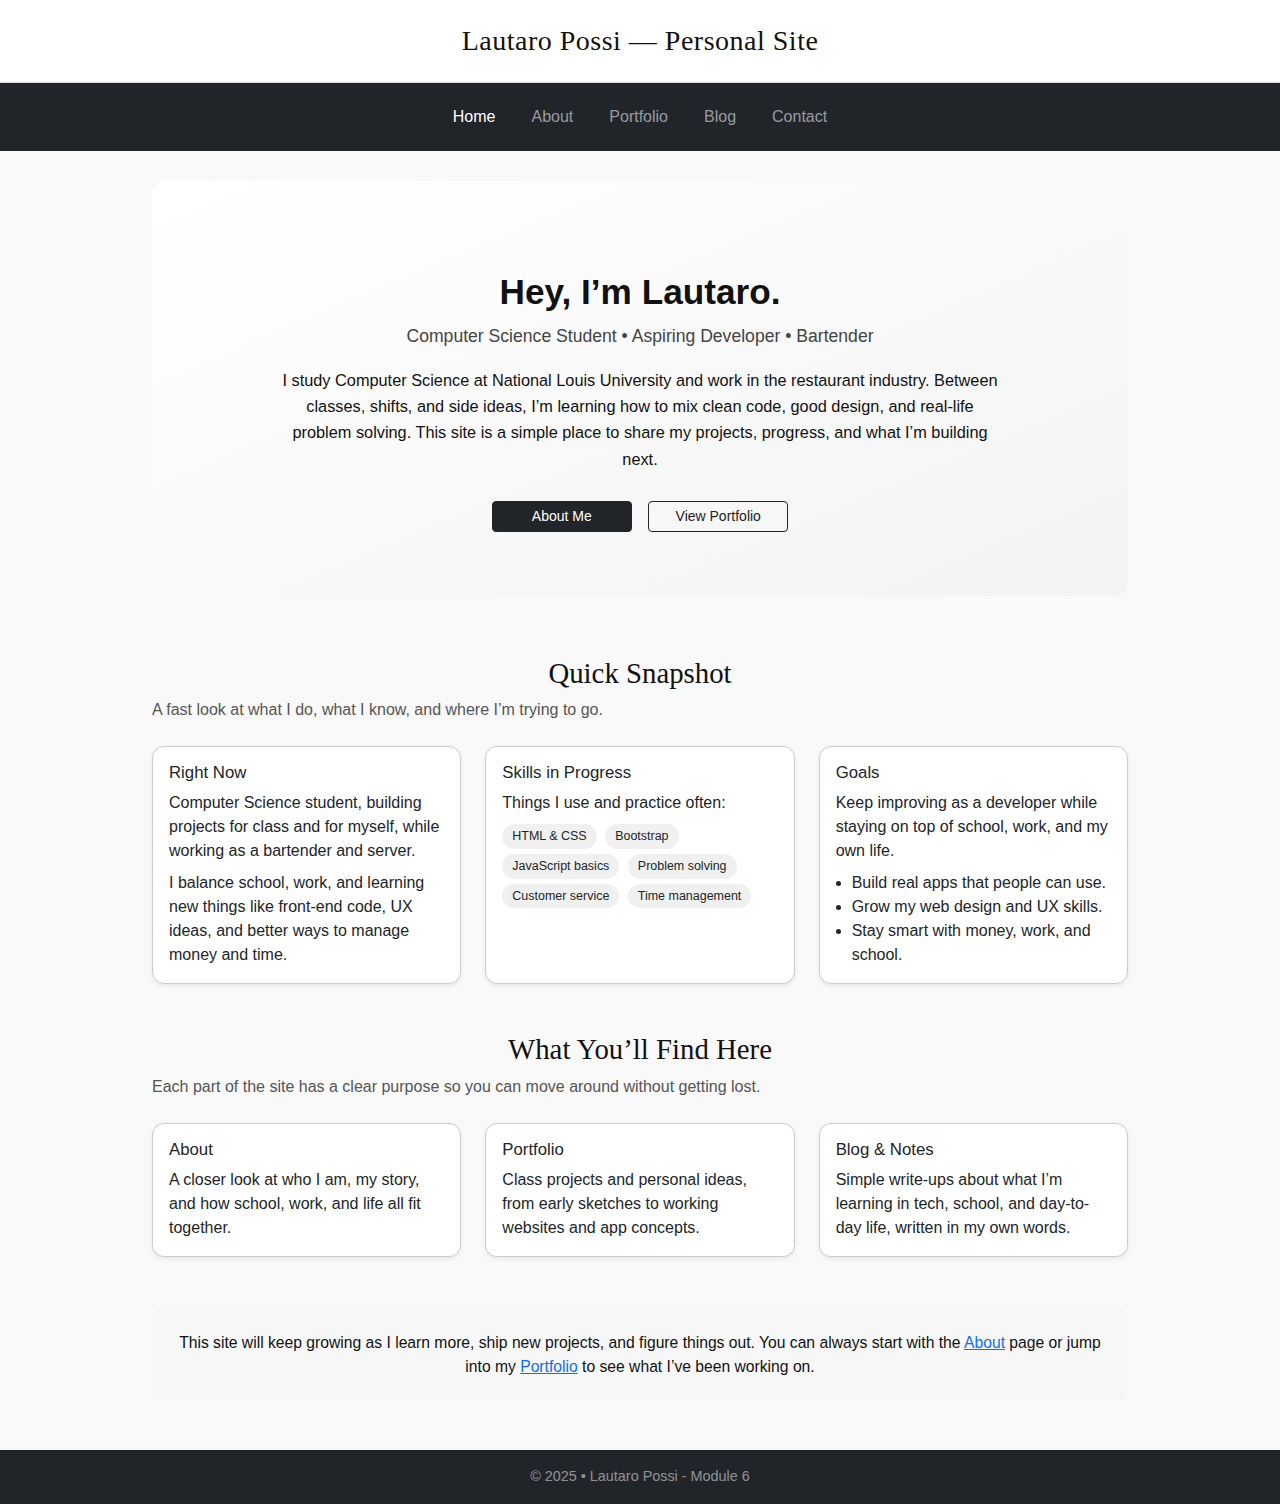
<file: index.html>
<!DOCTYPE html>
<html lang="en">
<head>
  <meta charset="utf-8">
  <meta name="viewport" content="width=device-width, initial-scale=1">
  <title>Home — Lautaro Possi</title>
  <link href="https://cdn.jsdelivr.net/npm/bootstrap@5.3.3/dist/css/bootstrap.min.css" rel="stylesheet">
  <link rel="stylesheet" href="styles.css">
  <style>
    .hero {
      padding: 70px 20px 60px;
      text-align: center;
      background: linear-gradient(to bottom right, #ffffff, #f3f3f3);
      border-radius: 14px;
      margin-top: 30px;
      margin-bottom: 60px;
    }
    .hero-title {
      font-size: 2.2rem;
      font-weight: 600;
      margin-bottom: 10px;
    }
    .hero-subtitle {
      font-size: 1.1rem;
      margin-bottom: 18px;
      color: #444;
    }
    .hero-text {
      max-width: 720px;
      margin: 0 auto 25px;
      font-size: 1.02rem;
      line-height: 1.6;
    }
    .hero-buttons .btn {
      min-width: 140px;
      margin: 4px 6px;
    }
    .section-title {
      font-size: 1.8rem;
      margin-bottom: 8px;
    }
    .section-sub {
      color: #555;
      margin-bottom: 24px;
    }
    .info-card {
      border-radius: 12px;
      height: 100%;
      transition: transform 0.2s ease, box-shadow 0.2s ease;
    }
    .info-card:hover {
      transform: translateY(-4px);
      box-shadow: 0 10px 20px rgba(0,0,0,0.08);
    }
    .info-card h5 {
      font-size: 1.05rem;
      margin-bottom: 8px;
    }
    .tag-pill {
      display: inline-block;
      padding: 3px 10px;
      border-radius: 999px;
      font-size: 0.78rem;
      background-color: #f0f0f0;
      margin-right: 4px;
      margin-bottom: 4px;
    }
    .closing-strip {
      margin-top: 50px;
      padding: 24px 20px;
      text-align: center;
      border-radius: 12px;
      background-color: #f7f7f7;
      font-size: 0.98rem;
    }
  </style>
</head>
<body>
  <header>
    <div class="container">
      <h1>Lautaro Possi — Personal Site</h1>
    </div>
  </header>

  <nav class="navbar navbar-expand-lg navbar-dark bg-dark">
    <div class="container justify-content-center">
      <button class="navbar-toggler" type="button" data-bs-toggle="collapse" data-bs-target="#navbarNav" aria-controls="navbarNav" aria-expanded="false" aria-label="Toggle navigation">
        <span class="navbar-toggler-icon"></span>
      </button>
      <div class="collapse navbar-collapse justify-content-center" id="navbarNav">
        <ul class="navbar-nav">
          <li class="nav-item"><a class="nav-link active" href="index.html">Home</a></li>
          <li class="nav-item"><a class="nav-link" href="about.html">About</a></li>
          <li class="nav-item"><a class="nav-link" href="portfolio.html">Portfolio</a></li>
          <li class="nav-item"><a class="nav-link" href="blog.html">Blog</a></li>
          <li class="nav-item"><a class="nav-link" href="contact.html">Contact</a></li>
        </ul>
      </div>
    </div>
  </nav>

  <main class="container">

    <section class="hero">
      <h2 class="hero-title">Hey, I’m Lautaro.</h2>
      <p class="hero-subtitle">Computer Science Student • Aspiring Developer • Bartender</p>
      <p class="hero-text">
        I study Computer Science at National Louis University and work in the restaurant industry. 
        Between classes, shifts, and side ideas, I’m learning how to mix clean code, good design, and real-life problem solving. 
        This site is a simple place to share my projects, progress, and what I’m building next.
      </p>
      <div class="hero-buttons">
        <a href="about.html" class="btn btn-dark btn-sm">About Me</a>
        <a href="portfolio.html" class="btn btn-outline-dark btn-sm">View Portfolio</a>
      </div>
    </section>

    <section class="mb-5">
      <h2 class="section-title f-georgia">Quick Snapshot</h2>
      <p class="section-sub">
        A fast look at what I do, what I know, and where I’m trying to go.
      </p>

      <div class="row g-4">
        <div class="col-12 col-md-4">
          <div class="card info-card shadow-sm">
            <div class="card-body">
              <h5>Right Now</h5>
              <p class="mb-2">
                Computer Science student, building projects for class and for myself, while working as a bartender and server.
              </p>
              <p class="mb-0">
                I balance school, work, and learning new things like front-end code, UX ideas, and better ways to manage money and time.
              </p>
            </div>
          </div>
        </div>

        <div class="col-12 col-md-4">
          <div class="card info-card shadow-sm">
            <div class="card-body">
              <h5>Skills in Progress</h5>
              <p class="mb-2">Things I use and practice often:</p>
              <div>
                <span class="tag-pill">HTML &amp; CSS</span>
                <span class="tag-pill">Bootstrap</span>
                <span class="tag-pill">JavaScript basics</span>
                <span class="tag-pill">Problem solving</span>
                <span class="tag-pill">Customer service</span>
                <span class="tag-pill">Time management</span>
              </div>
            </div>
          </div>
        </div>

        <div class="col-12 col-md-4">
          <div class="card info-card shadow-sm">
            <div class="card-body">
              <h5>Goals</h5>
              <p class="mb-2">
                Keep improving as a developer while staying on top of school, work, and my own life.
              </p>
              <ul class="mb-0 ps-3">
                <li>Build real apps that people can use.</li>
                <li>Grow my web design and UX skills.</li>
                <li>Stay smart with money, work, and school.</li>
              </ul>
            </div>
          </div>
        </div>
      </div>
    </section>

    <section>
      <h2 class="section-title f-georgia">What You’ll Find Here</h2>
      <p class="section-sub">
        Each part of the site has a clear purpose so you can move around without getting lost.
      </p>

      <div class="row g-4 mb-3">
        <div class="col-12 col-md-4">
          <div class="card info-card shadow-sm">
            <div class="card-body">
              <h5>About</h5>
              <p class="mb-0">
                A closer look at who I am, my story, and how school, work, and life all fit together.
              </p>
            </div>
          </div>
        </div>

        <div class="col-12 col-md-4">
          <div class="card info-card shadow-sm">
            <div class="card-body">
              <h5>Portfolio</h5>
              <p class="mb-0">
                Class projects and personal ideas, from early sketches to working websites and app concepts.
              </p>
            </div>
          </div>
        </div>

        <div class="col-12 col-md-4">
          <div class="card info-card shadow-sm">
            <div class="card-body">
              <h5>Blog &amp; Notes</h5>
              <p class="mb-0">
                Simple write-ups about what I’m learning in tech, school, and day-to-day life, written in my own words.
              </p>
            </div>
          </div>
        </div>
      </div>

      <div class="closing-strip">
        This site will keep growing as I learn more, ship new projects, and figure things out. 
        You can always start with the <a href="about.html">About</a> page or jump into my <a href="portfolio.html">Portfolio</a> to see what I’ve been working on.
      </div>
    </section>

  </main>

  <footer class="bg-dark text-white-50 text-center py-3 mt-5">
    © 2025 • Lautaro Possi - Module 6
  </footer>

  <script src="https://cdn.jsdelivr.net/npm/bootstrap@5.3.3/dist/js/bootstrap.bundle.min.js"></script>
</body>
</html>
</file>
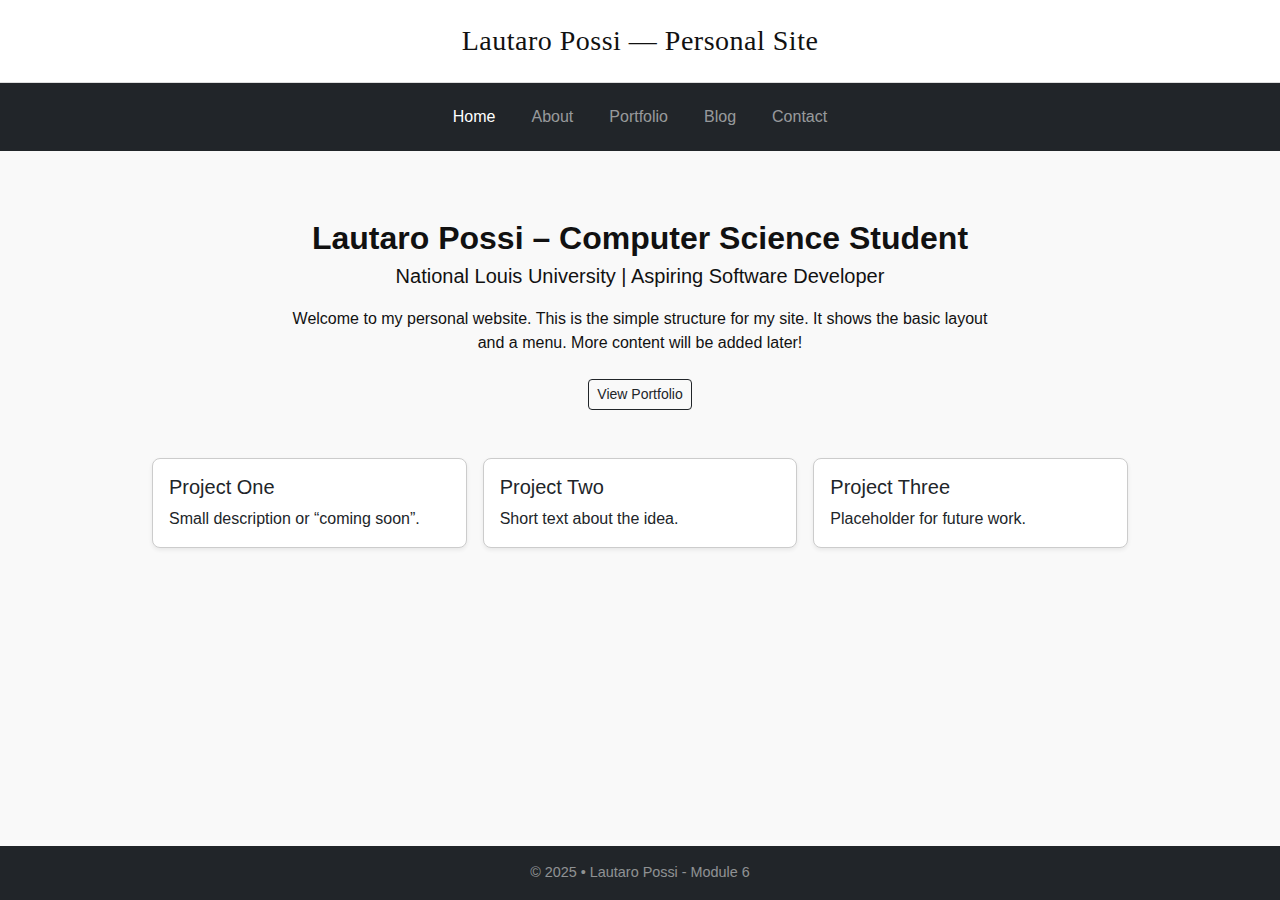
<file: Possi-Assig6/index.html>
<!DOCTYPE html>
<html lang="en">
<head>
  <meta charset="utf-8">
  <meta name="viewport" content="width=device-width, initial-scale=1">
  <title>Home — Lautaro Possi</title>
  <link href="https://cdn.jsdelivr.net/npm/bootstrap@5.3.3/dist/css/bootstrap.min.css" rel="stylesheet">
  <link rel="stylesheet" href="styles.css">
</head>
<body>
  <header>
    <div class="container">
      <h1>Lautaro Possi — Personal Site</h1>
    </div>
  </header>

  <nav class="navbar navbar-expand-lg navbar-dark bg-dark">
    <div class="container justify-content-center">
      <button class="navbar-toggler" type="button" data-bs-toggle="collapse" data-bs-target="#navbarNav" aria-controls="navbarNav" aria-expanded="false" aria-label="Toggle navigation">
        <span class="navbar-toggler-icon"></span>
      </button>
      <div class="collapse navbar-collapse justify-content-center" id="navbarNav">
        <ul class="navbar-nav">
          <li class="nav-item"><a class="nav-link active" href="index.html">Home</a></li>
          <li class="nav-item"><a class="nav-link" href="about.html">About</a></li>
          <li class="nav-item"><a class="nav-link" href="portfolio.html">Portfolio</a></li>
          <li class="nav-item"><a class="nav-link" href="blog.html">Blog</a></li>
          <li class="nav-item"><a class="nav-link" href="contact.html">Contact</a></li>
        </ul>
      </div>
    </div>
  </nav>

  <main class="container">
    <section class="py-5 text-center">
      <h2 class="fw-semibold mb-1">Lautaro Possi – Computer Science Student</h2>
      <p class="lead mb-1">National Louis University | Aspiring Software Developer</p>
      <p class="mt-3 mb-4" style="max-width:700px;margin:0 auto;">
        Welcome to my personal website. This is the simple structure for my site. It shows the basic layout and a menu. More content will be added later!
      </p>
      <a href="portfolio.html" class="btn btn-outline-dark btn-sm">View Portfolio</a>
    </section>

    <section class="mb-5">
      <div class="row g-3">
        <div class="col-12 col-sm-6 col-lg-4">
          <div class="card shadow-sm h-100">
            <div class="card-body">
              <h5 class="card-title mb-2">Project One</h5>
              <p class="card-text mb-0">Small description or “coming soon”.</p>
            </div>
          </div>
        </div>
        <div class="col-12 col-sm-6 col-lg-4">
          <div class="card shadow-sm h-100">
            <div class="card-body">
              <h5 class="card-title mb-2">Project Two</h5>
              <p class="card-text mb-0">Short text about the idea.</p>
            </div>
          </div>
        </div>
        <div class="col-12 col-sm-6 col-lg-4">
          <div class="card shadow-sm h-100">
            <div class="card-body">
              <h5 class="card-title mb-2">Project Three</h5>
              <p class="card-text mb-0">Placeholder for future work.</p>
            </div>
          </div>
        </div>
      </div>
    </section>
  </main>

  <footer class="bg-dark text-white-50 text-center py-3 mt-5">
    © 2025 • Lautaro Possi - Module 6
  </footer>

  <script src="https://cdn.jsdelivr.net/npm/bootstrap@5.3.3/dist/js/bootstrap.bundle.min.js"></script>
</body>
</html>
</file>
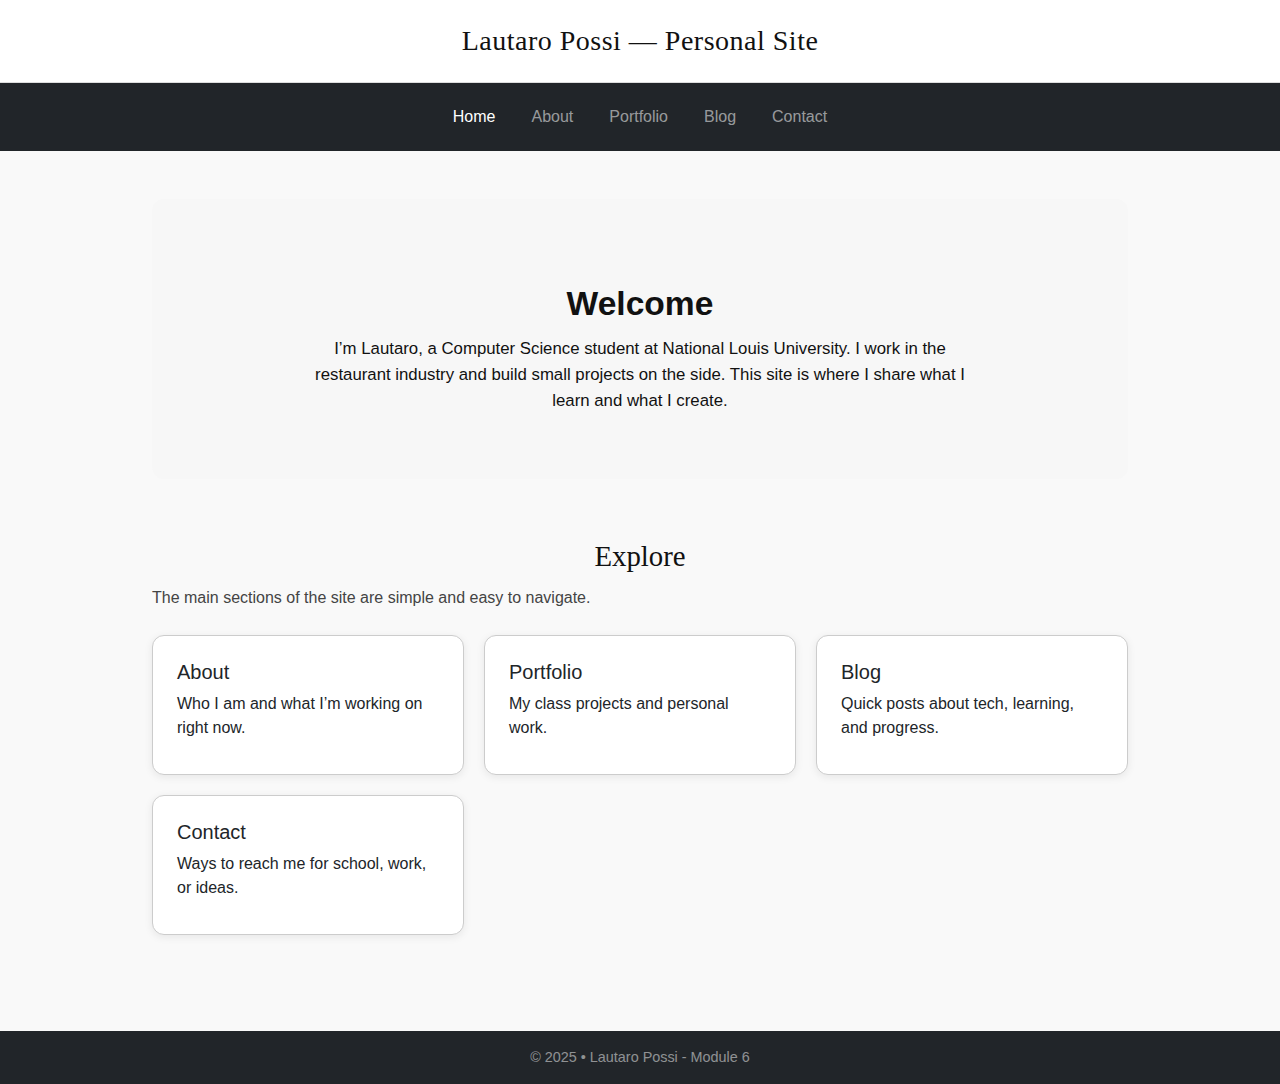
<file: about.html>
<!DOCTYPE html>
<html lang="en">
<head>
  <meta charset="utf-8">
  <meta-name="viewport" content="width=device-width, initial-scale=1">
  <title>Lautaro Possi — Home</title>
  <link href="https://cdn.jsdelivr.net/npm/bootstrap@5.3.3/dist/css/bootstrap.min.css" rel="stylesheet">
  <link rel="stylesheet" href="styles.css">

  <style>
    .hero {
      text-align: center;
      padding: 65px 20px;
      background: #f7f7f7;
      border-radius: 12px;
      margin-bottom: 60px;
    }
    .hero h2 {
      font-size: 2.1rem;
      font-weight: 600;
      margin-bottom: 12px;
    }
    .hero p {
      max-width: 650px;
      margin: 0 auto;
      font-size: 1.05rem;
      line-height: 1.55;
    }

    .highlight-card {
      border-radius: 12px;
      transition: transform 0.2s ease, box-shadow 0.2s ease;
    }
    .highlight-card:hover {
      transform: translateY(-4px);
      box-shadow: 0 8px 16px rgba(0,0,0,0.1);
    }

    .section-title {
      font-size: 1.8rem;
      margin-bottom: 12px;
    }
    .section-sub {
      margin-bottom: 25px;
      color: #444;
      font-size: 1rem;
    }
  </style>
</head>

<body>
  <header>
    <div class="container">
      <h1>Lautaro Possi — Personal Site</h1>
    </div>
  </header>

  <nav class="navbar navbar-expand-lg navbar-dark bg-dark">
    <div class="container justify-content-center">
      <button class="navbar-toggler" type="button" data-bs-toggle="collapse" data-bs-target="#nav">
        <span class="navbar-toggler-icon"></span>
      </button>
      <div class="collapse navbar-collapse justify-content-center" id="nav">
        <ul class="navbar-nav">
          <li class="nav-item"><a class="nav-link active" href="index.html">Home</a></li>
          <li class="nav-item"><a class="nav-link" href="about.html">About</a></li>
          <li class="nav-item"><a class="nav-link" href="portfolio.html">Portfolio</a></li>
          <li class="nav-item"><a class="nav-link" href="blog.html">Blog</a></li>
          <li class="nav-item"><a class="nav-link" href="contact.html">Contact</a></li>
        </ul>
      </div>
    </div>
  </nav>

  <main class="container py-5">

    <section class="hero">
      <h2>Welcome</h2>
      <p>
        I’m Lautaro, a Computer Science student at National Louis University.  
        I work in the restaurant industry and build small projects on the side.  
        This site is where I share what I learn and what I create.
      </p>
    </section>

    <section>
      <h2 class="section-title f-georgia">Explore</h2>
      <p class="section-sub">The main sections of the site are simple and easy to navigate.</p>

      <div class="grid">
        <div class="card p-4 highlight-card">
          <h3 class="fs-5 mb-2">About</h3>
          <p>Who I am and what I’m working on right now.</p>
        </div>

        <div class="card p-4 highlight-card">
          <h3 class="fs-5 mb-2">Portfolio</h3>
          <p>My class projects and personal work.</p>
        </div>

        <div class="card p-4 highlight-card">
          <h3 class="fs-5 mb-2">Blog</h3>
          <p>Quick posts about tech, learning, and progress.</p>
        </div>

        <div class="card p-4 highlight-card">
          <h3 class="fs-5 mb-2">Contact</h3>
          <p>Ways to reach me for school, work, or ideas.</p>
        </div>
      </div>
    </section>

  </main>

  <footer class="bg-dark text-white-50 text-center py-3 mt-5">
    © 2025 • Lautaro Possi - Module 6
  </footer>

  <script src="https://cdn.jsdelivr.net/npm/bootstrap@5.3.3/dist/js/bootstrap.bundle.min.js"></script>
</body>
</html>
</file>
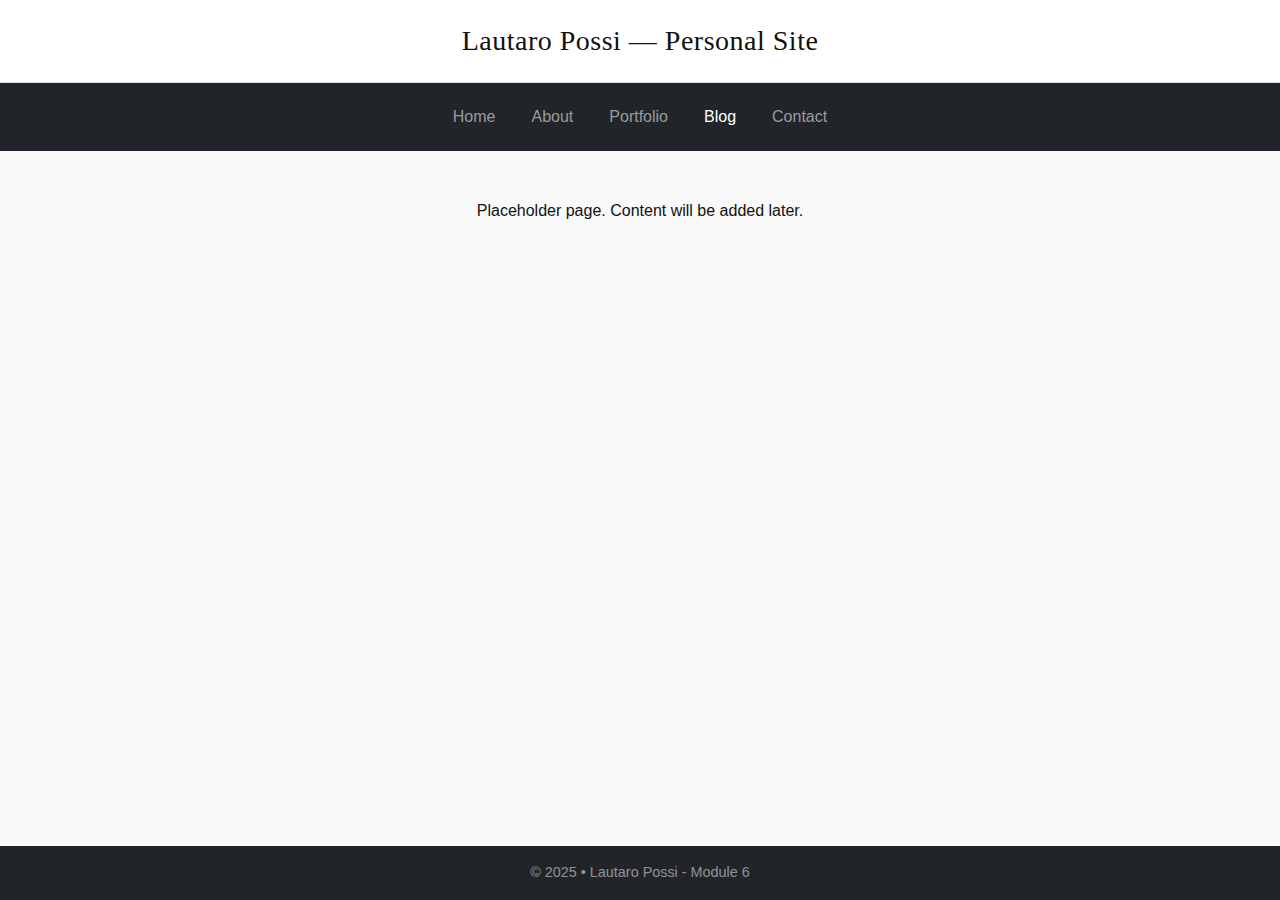
<file: blog.html>
<!DOCTYPE html>
<html lang="en">
<head>
  <meta charset="utf-8">
  <meta name="viewport" content="width=device-width, initial-scale=1">
  <title>Blog — Lautaro Possi</title>
  <link href="https://cdn.jsdelivr.net/npm/bootstrap@5.3.3/dist/css/bootstrap.min.css" rel="stylesheet">
  <link rel="stylesheet" href="styles.css">
</head>
<body>
  <header>
    <div class="container">
      <h1>Lautaro Possi — Personal Site</h1>
    </div>
  </header>

  <nav class="navbar navbar-expand-lg navbar-dark bg-dark">
    <div class="container justify-content-center">
      <button class="navbar-toggler" type="button" data-bs-toggle="collapse" data-bs-target="#navbarNav"
        aria-controls="navbarNav" aria-expanded="false" aria-label="Toggle navigation">
        <span class="navbar-toggler-icon"></span>
      </button>
      <div class="collapse navbar-collapse justify-content-center" id="navbarNav">
        <ul class="navbar-nav">
          <li class="nav-item"><a class="nav-link" href="index.html">Home</a></li>
          <li class="nav-item"><a class="nav-link" href="about.html">About</a></li>
          <li class="nav-item"><a class="nav-link" href="portfolio.html">Portfolio</a></li>
          <li class="nav-item"><a class="nav-link active" href="blog.html">Blog</a></li>
          <li class="nav-item"><a class="nav-link" href="contact.html">Contact</a></li>
        </ul>
      </div>
    </div>
  </nav>

  <main class="container">
    <section class="py-5">
      <p class="text-center">Placeholder page. Content will be added later.</p>
    </section>
  </main>

  <footer class="bg-dark text-white-50 text-center py-3 mt-5">
    © 2025 • Lautaro Possi - Module 6
  </footer>

  <script src="https://cdn.jsdelivr.net/npm/bootstrap@5.3.3/dist/js/bootstrap.bundle.min.js"></script>
</body>
</html>
</file>
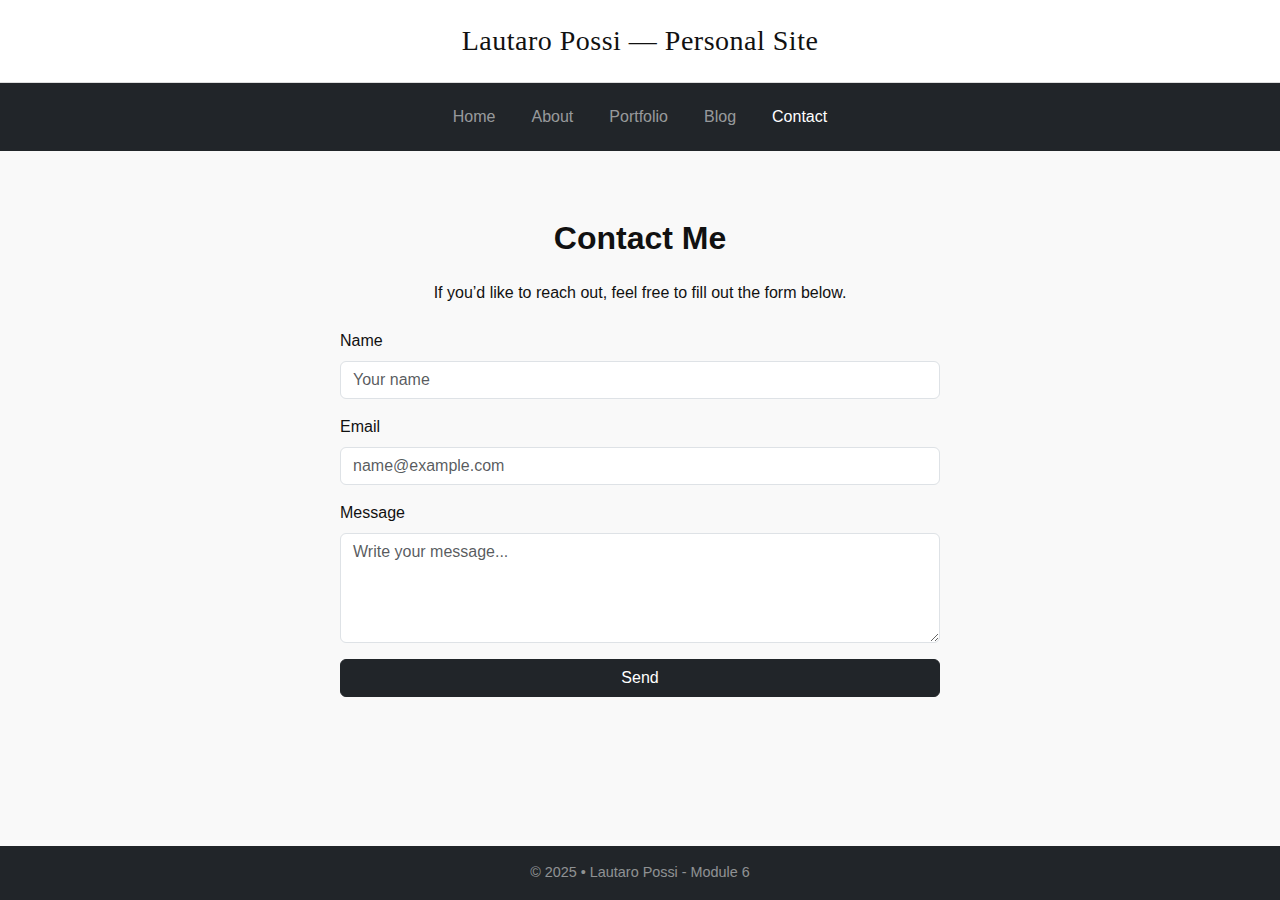
<file: contact.html>
<!DOCTYPE html>
<html lang="en">
<head>
  <meta charset="utf-8">
  <meta name="viewport" content="width=device-width, initial-scale=1">
  <title>Contact — Lautaro Possi</title>
  <link href="https://cdn.jsdelivr.net/npm/bootstrap@5.3.3/dist/css/bootstrap.min.css" rel="stylesheet">
  <link rel="stylesheet" href="styles.css">
</head>
<body>
  <header>
    <div class="container">
      <h1>Lautaro Possi — Personal Site</h1>
    </div>
  </header>

  <nav class="navbar navbar-expand-lg navbar-dark bg-dark">
    <div class="container justify-content-center">
      <button class="navbar-toggler" type="button" data-bs-toggle="collapse" data-bs-target="#navbarNav" aria-controls="navbarNav" aria-expanded="false" aria-label="Toggle navigation">
        <span class="navbar-toggler-icon"></span>
      </button>
      <div class="collapse navbar-collapse justify-content-center" id="navbarNav">
        <ul class="navbar-nav">
          <li class="nav-item"><a class="nav-link" href="index.html">Home</a></li>
          <li class="nav-item"><a class="nav-link" href="about.html">About</a></li>
          <li class="nav-item"><a class="nav-link" href="portfolio.html">Portfolio</a></li>
          <li class="nav-item"><a class="nav-link" href="blog.html">Blog</a></li>
          <li class="nav-item"><a class="nav-link active" href="contact.html">Contact</a></li>
        </ul>
      </div>
    </div>
  </nav>

  <main class="container text-center py-5">
    <h2 class="fw-semibold mb-4">Contact Me</h2>
    <p class="mb-4">If you’d like to reach out, feel free to fill out the form below.</p>

    <form class="mx-auto" style="max-width:600px; text-align:left;">
      <div class="mb-3">
        <label for="name" class="form-label">Name</label>
        <input type="text" id="name" class="form-control" placeholder="Your name">
      </div>
      <div class="mb-3">
        <label for="email" class="form-label">Email</label>
        <input type="email" id="email" class="form-control" placeholder="name@example.com">
      </div>
      <div class="mb-3">
        <label for="message" class="form-label">Message</label>
        <textarea id="message" class="form-control" rows="4" placeholder="Write your message..."></textarea>
      </div>
      <button type="submit" class="btn btn-dark w-100">Send</button>
    </form>
  </main>

  <footer class="bg-dark text-white-50 text-center py-3 mt-5">
    © 2025 • Lautaro Possi - Module 6
  </footer>

  <script src="https://cdn.jsdelivr.net/npm/bootstrap@5.3.3/dist/js/bootstrap.bundle.min.js"></script>
</body>
</html>
</file>
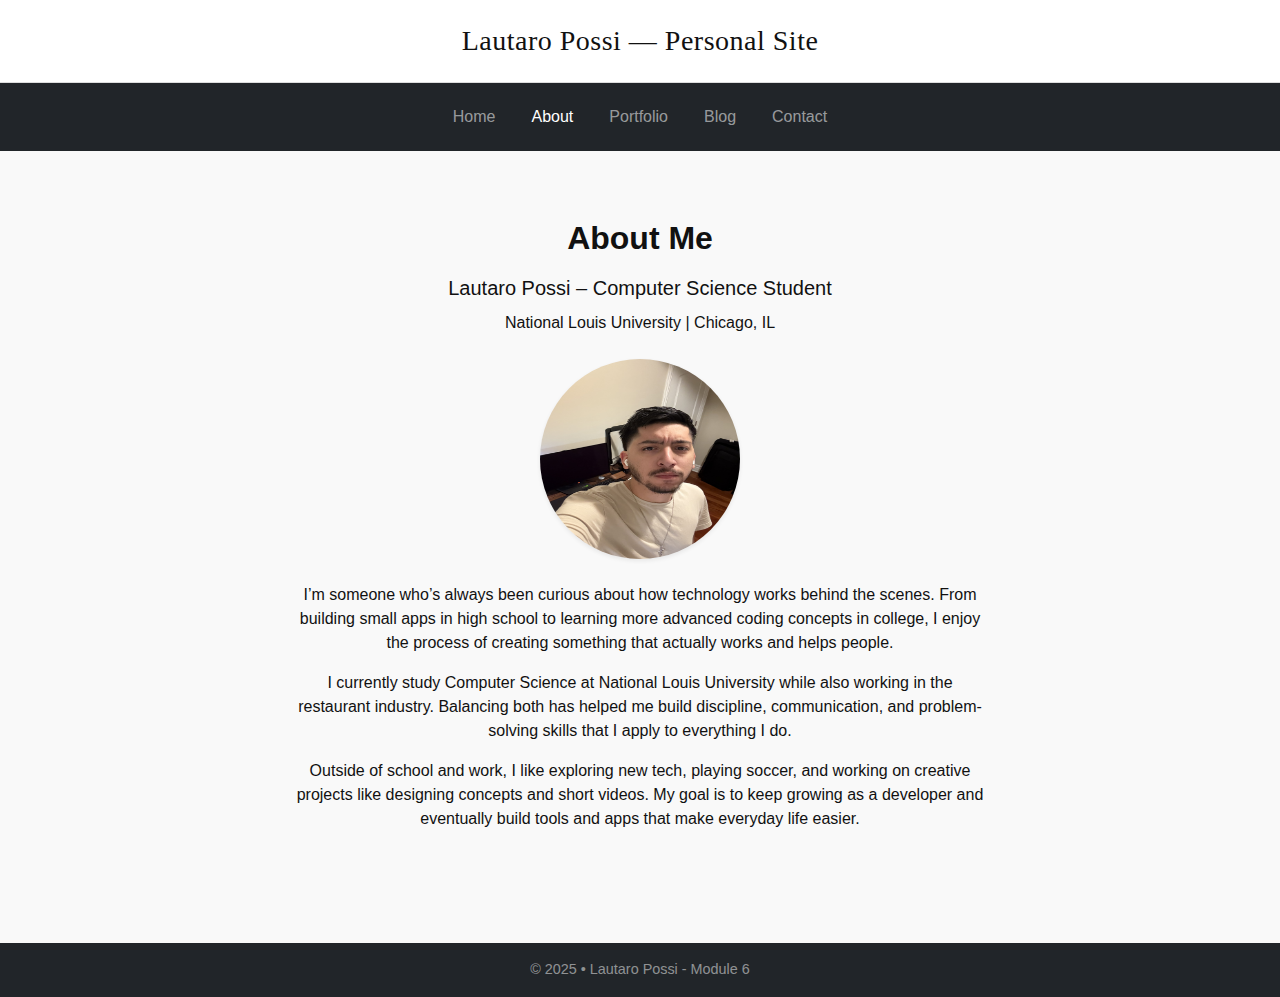
<file: Possi-Assig6/about.html>
<!DOCTYPE html>
<html lang="en">
<head>
  <meta charset="utf-8">
  <meta name="viewport" content="width=device-width, initial-scale=1">
  <title>About — Lautaro Possi</title>
  <link href="https://cdn.jsdelivr.net/npm/bootstrap@5.3.3/dist/css/bootstrap.min.css" rel="stylesheet">
  <link rel="stylesheet" href="styles.css">
</head>
<body>
  <header>
    <div class="container">
      <h1>Lautaro Possi — Personal Site</h1>
    </div>
  </header>

  <nav class="navbar navbar-expand-lg navbar-dark bg-dark">
    <div class="container justify-content-center">
      <button class="navbar-toggler" type="button" data-bs-toggle="collapse" data-bs-target="#navbarNav" aria-controls="navbarNav" aria-expanded="false" aria-label="Toggle navigation">
        <span class="navbar-toggler-icon"></span>
      </button>
      <div class="collapse navbar-collapse justify-content-center" id="navbarNav">
        <ul class="navbar-nav">
          <li class="nav-item"><a class="nav-link" href="index.html">Home</a></li>
          <li class="nav-item"><a class="nav-link active" href="about.html">About</a></li>
          <li class="nav-item"><a class="nav-link" href="portfolio.html">Portfolio</a></li>
          <li class="nav-item"><a class="nav-link" href="blog.html">Blog</a></li>
          <li class="nav-item"><a class="nav-link" href="contact.html">Contact</a></li>
        </ul>
      </div>
    </div>
  </nav>

  <main class="container text-center py-5">
    <h2 class="fw-semibold mb-3">About Me</h2>
    <p class="lead mb-2">Lautaro Possi – Computer Science Student</p>
    <p class="mb-4">National Louis University | Chicago, IL</p>

    <div class="d-flex justify-content-center mb-4">
      <img src="IMG_8332.jpg" alt="Lautaro Possi" class="rounded-circle shadow-sm" width="200" height="200">
    </div>

    <div class="mx-auto" style="max-width:700px;">
      <p>
        I’m someone who’s always been curious about how technology works behind the scenes. 
        From building small apps in high school to learning more advanced coding concepts in college, 
        I enjoy the process of creating something that actually works and helps people.
      </p>
      <p>
        I currently study Computer Science at National Louis University while also working in the restaurant industry. 
        Balancing both has helped me build discipline, communication, and problem-solving skills that I apply to everything I do.
      </p>
      <p>
        Outside of school and work, I like exploring new tech, playing soccer, and working on creative projects like designing concepts and short videos. 
        My goal is to keep growing as a developer and eventually build tools and apps that make everyday life easier.
      </p>
    </div>
  </main>

  <footer class="bg-dark text-white-50 text-center py-3 mt-5">
    © 2025 • Lautaro Possi - Module 6 
  </footer>

  <script src="https://cdn.jsdelivr.net/npm/bootstrap@5.3.3/dist/js/bootstrap.bundle.min.js"></script>
</body>
</html>
</file>
<file: styles.css>
/* styles.css - Lautaro Possi - Module 6 Assignment */

body {
  font-family: 'Segoe UI', Tahoma, sans-serif;
  font-size: 16px;
  color: #111;
  margin: 0;
  padding: 0; 
  display: flex;
  flex-direction: column;
  min-height: 100vh;
  background-color: #f9f9f9;
}

header {
  background-color: #fff;
  color: #000;
  text-align: center;
  padding: 24px 0;
  border-bottom: 1px solid #ddd;
}

h1 {
  font-family: 'Georgia', serif;
  font-size: 28px;
  margin: 0;
  color: #111;
  letter-spacing: 0.5px;
}

h2 {
  text-align: center;
  margin: 20px 0 24px;
  color: #111;
}

nav {
  background-color: #000;
  position: sticky;
  top: 0;
  z-index: 10;
}

nav ul {
  list-style: none;
  display: flex;
  justify-content: center;
  flex-wrap: wrap;
  margin: 0;
  padding: 0;
}

nav li {
  margin: 6px 10px;
}

nav a {
  color: #fff;
  text-decoration: none;
  font-weight: 500;
  padding: 10px 18px;
  border-radius: 4px;
  transition: background-color 0.3s ease, color 0.3s ease;
}

nav a:hover,
nav a:focus {
  background-color: #fff;
  color: #000;
}

main {
  flex: 1;
  padding: 30px;
  max-width: 1000px;
  margin: 0 auto;
}

.intro {
  border: 1px solid #ddd;
  background-color: #fff;
  padding: 20px;
  text-align: center;
  border-radius: 8px;
  box-shadow: 0 2px 6px rgba(0,0,0,0.05);
}

.grid {
  display: grid;
  grid-template-columns: repeat(auto-fit, minmax(240px, 1fr));
  gap: 20px;
  margin-top: 24px;
}

.card {
  border: 1px solid #ccc;
  border-radius: 8px;
  height: 140px;
  background: #fff;
  box-shadow: 0 2px 8px rgba(0,0,0,0.08);
  transition: transform 0.2s ease, box-shadow 0.2s ease;
}

.card:hover {
  transform: translateY(-4px);
  box-shadow: 0 4px 12px rgba(0,0,0,0.1);
}

.showcase {
  width: 100%;
  border-collapse: collapse;
  background: #fff;
  border: 1px solid #ccc;
  border-radius: 8px;
  box-shadow: 0 2px 10px rgba(0,0,0,0.05);
  overflow: hidden;
}

.showcase thead th {
  background: #000;
  color: #fff;
  text-align: left;
  padding: 14px;
  font-size: 15px;
  letter-spacing: 0.3px;
}

.showcase td {
  padding: 14px;
  border-bottom: 1px solid #eee;
  vertical-align: middle;
  font-size: 15px;
}

.showcase tr:hover td {
  background: #f2f2f2;
}

.thumb {
  width: 150px;
  height: auto;
  border-radius: 8px;
  border: 1px solid #ccc;
  display: block;
  box-shadow: 0 1px 5px rgba(0,0,0,0.05);
}

.f-georgia {
  font-family: Georgia, serif;
}

.f-mono {
  font-family: ui-monospace, SFMono-Regular, Menlo, Consolas, "Liberation Mono", monospace;
  color: #555;
}

footer {
  background-color: #000;
  color: #fff;
  text-align: center;
  padding: 14px;
  font-size: 0.9em;
  margin-top: auto;
}

.container {
  max-width: 1000px;
  margin: 0 auto;
  padding: 0 12px;
}

@media (max-width: 600px) {
  h1 { font-size: 22px; }
  nav a { padding: 8px 12px; }
  .thumb { width: 120px; }
}
</file>
<file: Possi-Assig6/styles.css>
/* styles.css - Lautaro Possi - Module 6 Assignment */

body {
  font-family: 'Segoe UI', Tahoma, sans-serif;
  font-size: 16px;
  color: #111;
  margin: 0;
  padding: 0; 
  display: flex;
  flex-direction: column;
  min-height: 100vh;
  background-color: #f9f9f9;
}

header {
  background-color: #fff;
  color: #000;
  text-align: center;
  padding: 24px 0;
  border-bottom: 1px solid #ddd;
}

h1 {
  font-family: 'Georgia', serif;
  font-size: 28px;
  margin: 0;
  color: #111;
  letter-spacing: 0.5px;
}

h2 {
  text-align: center;
  margin: 20px 0 24px;
  color: #111;
}

nav {
  background-color: #000;
  position: sticky;
  top: 0;
  z-index: 10;
}

nav ul {
  list-style: none;
  display: flex;
  justify-content: center;
  flex-wrap: wrap;
  margin: 0;
  padding: 0;
}

nav li {
  margin: 6px 10px;
}

nav a {
  color: #fff;
  text-decoration: none;
  font-weight: 500;
  padding: 10px 18px;
  border-radius: 4px;
  transition: background-color 0.3s ease, color 0.3s ease;
}

nav a:hover,
nav a:focus {
  background-color: #fff;
  color: #000;
}

main {
  flex: 1;
  padding: 30px;
  max-width: 1000px;
  margin: 0 auto;
}

.intro {
  border: 1px solid #ddd;
  background-color: #fff;
  padding: 20px;
  text-align: center;
  border-radius: 8px;
  box-shadow: 0 2px 6px rgba(0,0,0,0.05);
}

.grid {
  display: grid;
  grid-template-columns: repeat(auto-fit, minmax(240px, 1fr));
  gap: 20px;
  margin-top: 24px;
}

.card {
  border: 1px solid #ccc;
  border-radius: 8px;
  height: 140px;
  background: #fff;
  box-shadow: 0 2px 8px rgba(0,0,0,0.08);
  transition: transform 0.2s ease, box-shadow 0.2s ease;
}

.card:hover {
  transform: translateY(-4px);
  box-shadow: 0 4px 12px rgba(0,0,0,0.1);
}

.showcase {
  width: 100%;
  border-collapse: collapse;
  background: #fff;
  border: 1px solid #ccc;
  border-radius: 8px;
  box-shadow: 0 2px 10px rgba(0,0,0,0.05);
  overflow: hidden;
}

.showcase thead th {
  background: #000;
  color: #fff;
  text-align: left;
  padding: 14px;
  font-size: 15px;
  letter-spacing: 0.3px;
}

.showcase td {
  padding: 14px;
  border-bottom: 1px solid #eee;
  vertical-align: middle;
  font-size: 15px;
}

.showcase tr:hover td {
  background: #f2f2f2;
}

.thumb {
  width: 150px;
  height: auto;
  border-radius: 8px;
  border: 1px solid #ccc;
  display: block;
  box-shadow: 0 1px 5px rgba(0,0,0,0.05);
}

.f-georgia {
  font-family: Georgia, serif;
}

.f-mono {
  font-family: ui-monospace, SFMono-Regular, Menlo, Consolas, "Liberation Mono", monospace;
  color: #555;
}

footer {
  background-color: #000;
  color: #fff;
  text-align: center;
  padding: 14px;
  font-size: 0.9em;
  margin-top: auto;
}

.container {
  max-width: 1000px;
  margin: 0 auto;
  padding: 0 12px;
}

@media (max-width: 600px) {
  h1 { font-size: 22px; }
  nav a { padding: 8px 12px; }
  .thumb { width: 120px; }
}
</file>
